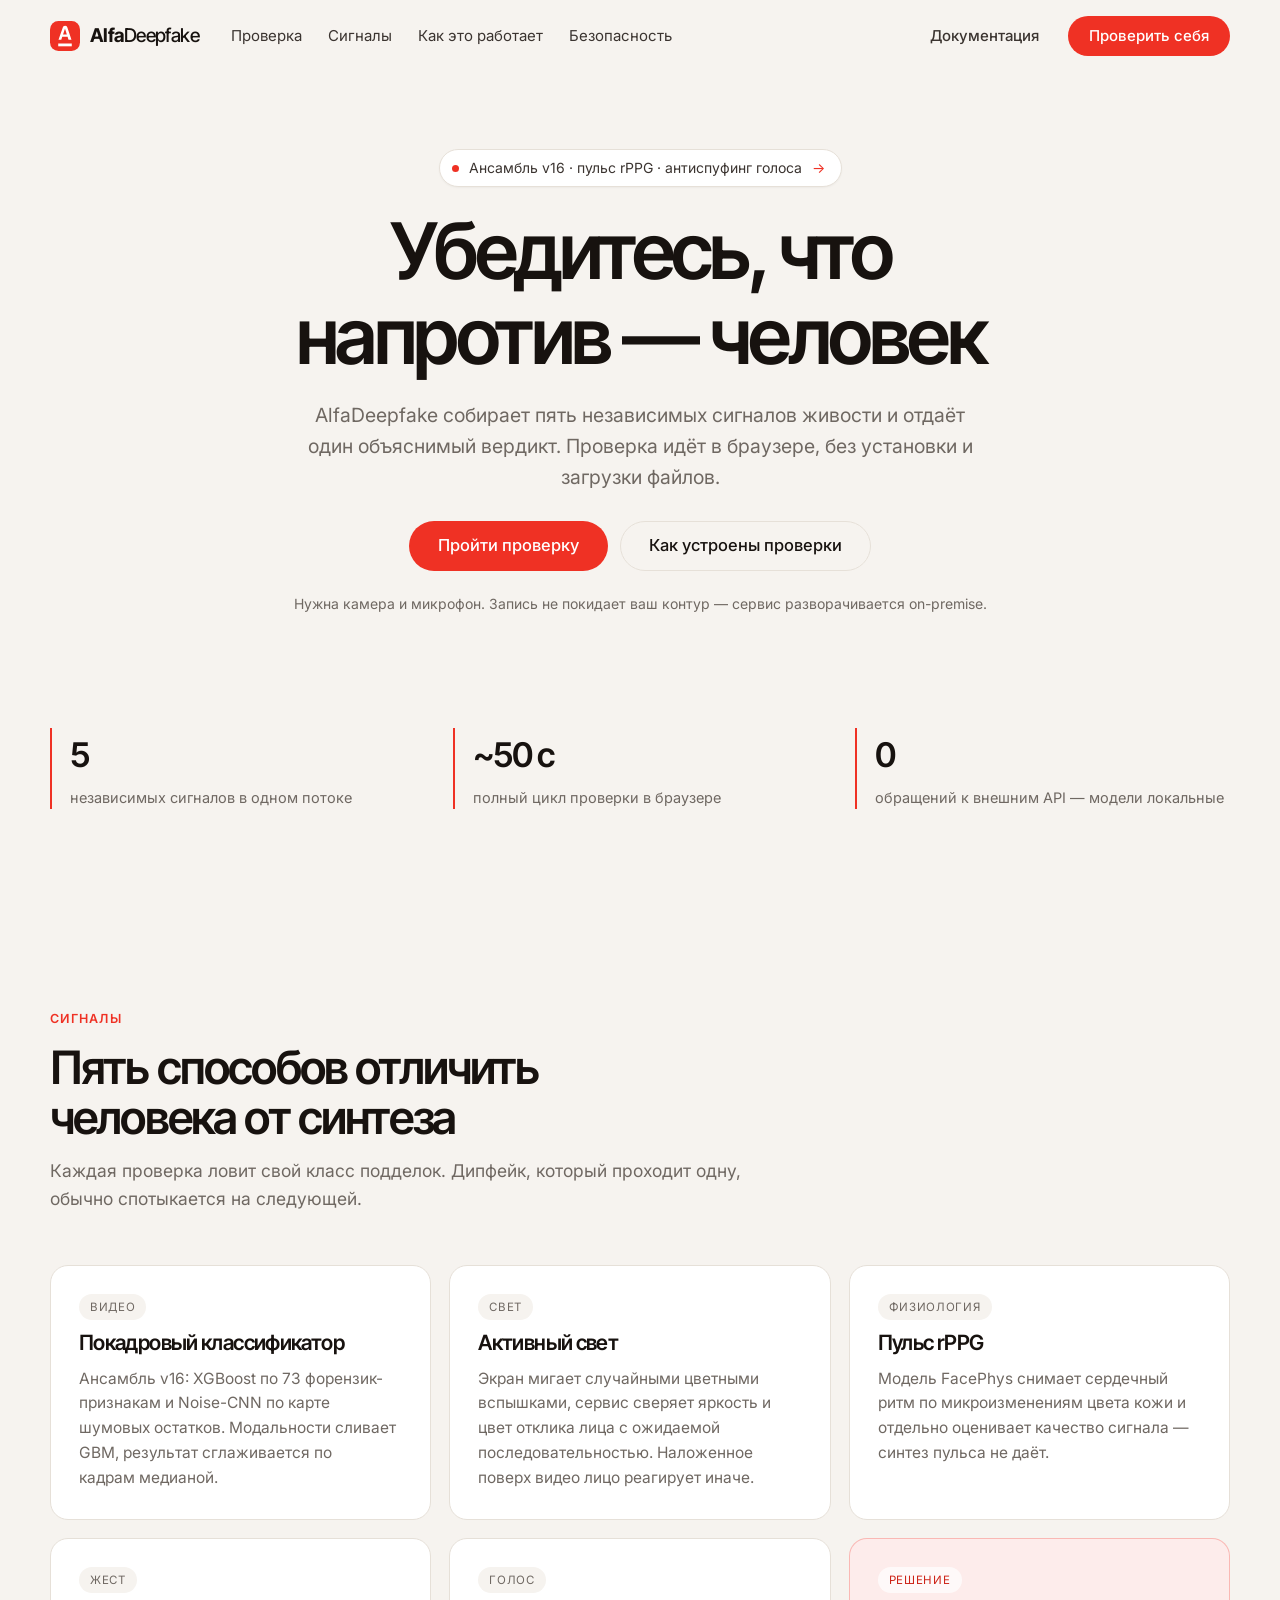
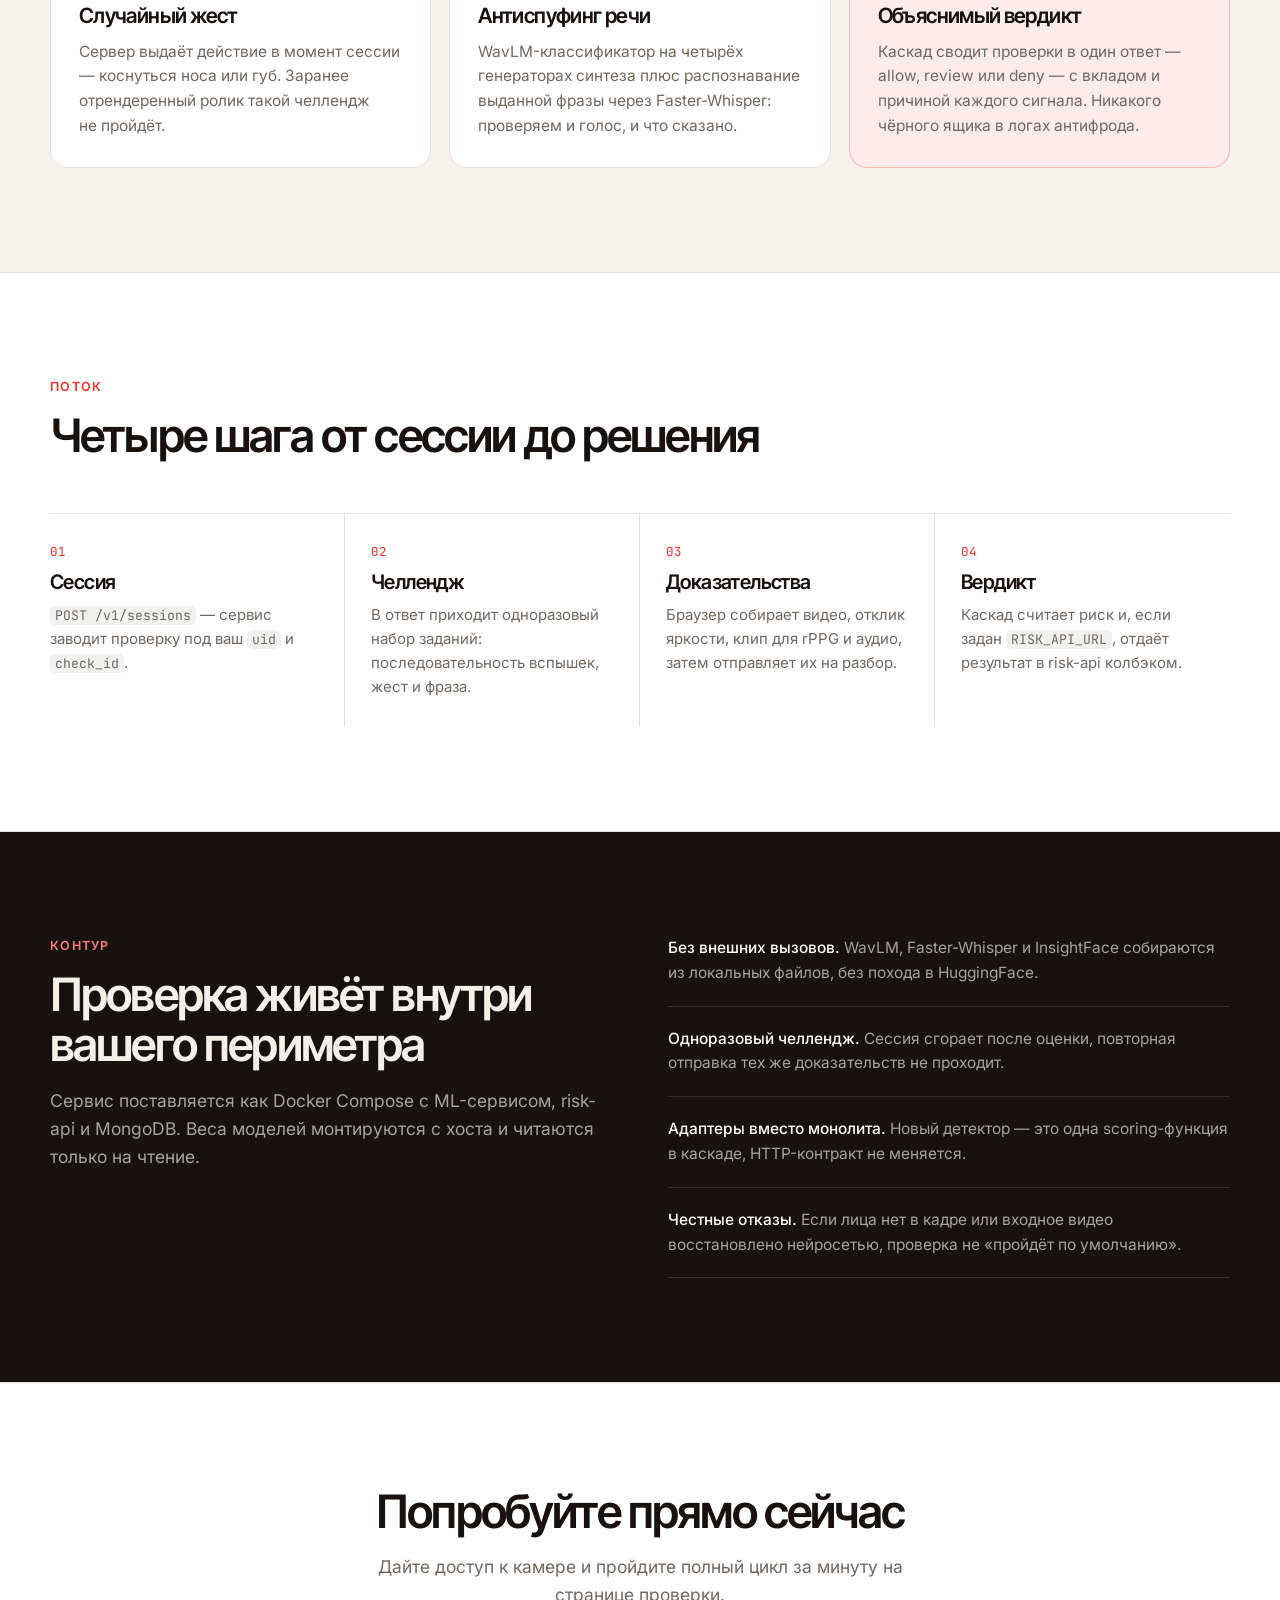
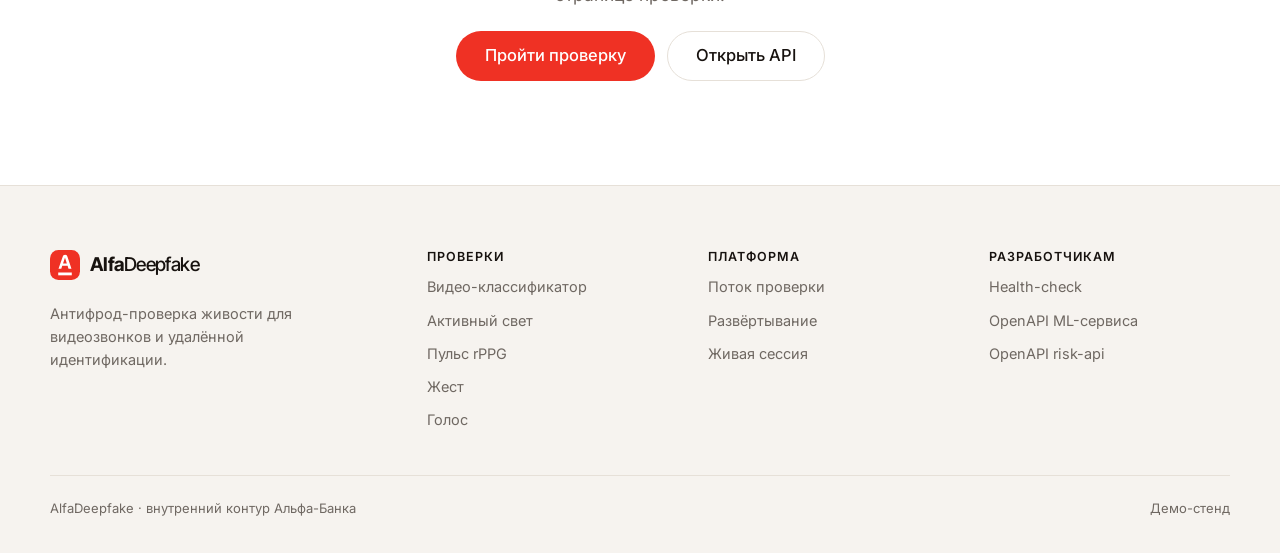
<file: frontend/index.html>
<!doctype html>
<html lang="ru">
  <head>
    <meta charset="utf-8" />
    <meta name="viewport" content="width=device-width, initial-scale=1" />
    <meta name="color-scheme" content="light" />
    <title>AlfaDeepfake — проверка на дипфейк</title>
    <meta
      name="description"
      content="AlfaDeepfake проверяет, что на той стороне живой человек: активный свет, пульс, жест, голос и покадровый анализ видео."
    />
    <link rel="preconnect" href="https://fonts.googleapis.com" />
    <link rel="preconnect" href="https://fonts.gstatic.com" crossorigin />
    <link
      href="https://fonts.googleapis.com/css2?family=Inter+Tight:wght@400;500;600;700&family=Inter:wght@400;500;600&family=JetBrains+Mono:wght@400;500&display=swap"
      rel="stylesheet"
    />
    <link rel="stylesheet" href="./styles.css" />
  </head>
  <body>
    <a class="skip-link" href="./check.html">Перейти к проверке</a>

    <header class="nav" id="nav">
      <div class="nav-inner">
        <a class="logo" href="#top" aria-label="AlfaDeepfake — на главную">
          <svg class="logo-mark" viewBox="0 0 32 32" aria-hidden="true">
            <rect width="32" height="32" rx="9" fill="#EF3124" />
            <g fill="#fff" transform="translate(8.77 5) scale(0.1503)">
              <path d="M65.59 14.64C62.84 6.46 59.68 0 48.85 0s-14.2 6.43-17.08 14.64L2 99.25h19.74l6.87-20.11h38L73 99.25h21zM34.36 62.15L47.85 22h.5l12.74 40.15z" />
              <path d="M0 126.41h96.2v19.99H0z" />
            </g>
          </svg>
          <span class="logo-word"><b>Alfa</b>Deepfake</span>
        </a>

        <div class="nav-menu" id="navMenu">
          <nav class="nav-links" aria-label="Основная навигация">
            <a href="./check.html">Проверка</a>
            <a href="#signals">Сигналы</a>
            <a href="#flow">Как это работает</a>
            <a href="#trust">Безопасность</a>
          </nav>

          <div class="nav-actions">
            <a class="btn btn-ghost" href="http://localhost:8100/docs">Документация</a>
            <a class="btn btn-primary" href="./check.html">Проверить себя</a>
          </div>
        </div>

        <button class="nav-burger" id="navBurger" aria-expanded="false" aria-controls="navMenu" aria-label="Меню">
          <span></span><span></span>
        </button>
      </div>
    </header>

    <main id="top">
      <!-- ── Hero ─────────────────────────────────────────────────────── -->
      <section class="hero">
        <div class="wrap hero-inner">
          <a class="pill-link" href="#signals">
            <span class="pill-dot"></span>
            Ансамбль v16 · пульс rPPG · антиспуфинг голоса
            <span class="pill-arrow" aria-hidden="true">→</span>
          </a>

          <h1 class="hero-title">Убедитесь, что напротив&nbsp;— человек</h1>

          <p class="hero-sub">
            AlfaDeepfake собирает пять независимых сигналов живости и отдаёт один
            объяснимый вердикт. Проверка идёт в браузере, без установки и загрузки файлов.
          </p>

          <div class="hero-actions">
            <a class="btn btn-primary btn-lg" href="./check.html">Пройти проверку</a>
            <a class="btn btn-outline btn-lg" href="#signals">Как устроены проверки</a>
          </div>

          <p class="hero-note">Нужна камера и микрофон. Запись не покидает ваш контур — сервис разворачивается on-premise.</p>
        </div>
      </section>

      <!-- ── Цифры ────────────────────────────────────────────────────── -->
      <section class="demo-section">
        <div class="wrap">
          <ul class="stats" data-reveal>
            <li><b>5</b><span>независимых сигналов в одном потоке</span></li>
            <li><b>~50 c</b><span>полный цикл проверки в браузере</span></li>
            <li><b>0</b><span>обращений к внешним API — модели локальные</span></li>
          </ul>
        </div>
      </section>

      <!-- ── Сигналы ──────────────────────────────────────────────────── -->
      <section class="section" id="signals">
        <div class="wrap">
          <header class="section-head">
            <p class="eyebrow">Сигналы</p>
            <h2>Пять способов отличить человека от синтеза</h2>
            <p class="section-lead">
              Каждая проверка ловит свой класс подделок. Дипфейк, который проходит одну,
              обычно спотыкается на следующей.
            </p>
          </header>

          <div class="cards" data-reveal>
            <article class="card">
              <span class="card-tag">видео</span>
              <h3>Покадровый классификатор</h3>
              <p>
                Ансамбль v16: XGBoost по 73 форензик-признакам и Noise-CNN по карте шумовых
                остатков. Модальности сливает GBM, результат сглаживается по кадрам медианой.
              </p>
            </article>

            <article class="card">
              <span class="card-tag">свет</span>
              <h3>Активный свет</h3>
              <p>
                Экран мигает случайными цветными вспышками, сервис сверяет яркость и цвет
                отклика лица с ожидаемой последовательностью. Наложенное поверх видео лицо
                реагирует иначе.
              </p>
            </article>

            <article class="card">
              <span class="card-tag">физиология</span>
              <h3>Пульс rPPG</h3>
              <p>
                Модель FacePhys снимает сердечный ритм по микроизменениям цвета кожи
                и отдельно оценивает качество сигнала — синтез пульса не даёт.
              </p>
            </article>

            <article class="card">
              <span class="card-tag">жест</span>
              <h3>Случайный жест</h3>
              <p>
                Сервер выдаёт действие в момент сессии — коснуться носа или губ. Заранее
                отрендеренный ролик такой челлендж не пройдёт.
              </p>
            </article>

            <article class="card">
              <span class="card-tag">голос</span>
              <h3>Антиспуфинг речи</h3>
              <p>
                WavLM-классификатор на четырёх генераторах синтеза плюс распознавание
                выданной фразы через Faster-Whisper: проверяем и голос, и что сказано.
              </p>
            </article>

            <article class="card card-accent">
              <span class="card-tag">решение</span>
              <h3>Объяснимый вердикт</h3>
              <p>
                Каскад сводит проверки в один ответ — allow, review или deny — с вкладом
                и причиной каждого сигнала. Никакого чёрного ящика в логах антифрода.
              </p>
            </article>
          </div>
        </div>
      </section>

      <!-- ── Как это работает ─────────────────────────────────────────── -->
      <section class="section section-alt" id="flow">
        <div class="wrap">
          <header class="section-head">
            <p class="eyebrow">Поток</p>
            <h2>Четыре шага от сессии до решения</h2>
          </header>

          <ol class="steps" data-reveal>
            <li>
              <span class="step-num">01</span>
              <h3>Сессия</h3>
              <p><code>POST /v1/sessions</code> — сервис заводит проверку под ваш <code>uid</code> и <code>check_id</code>.</p>
            </li>
            <li>
              <span class="step-num">02</span>
              <h3>Челлендж</h3>
              <p>В ответ приходит одноразовый набор заданий: последовательность вспышек, жест и фраза.</p>
            </li>
            <li>
              <span class="step-num">03</span>
              <h3>Доказательства</h3>
              <p>Браузер собирает видео, отклик яркости, клип для rPPG и аудио, затем отправляет их на разбор.</p>
            </li>
            <li>
              <span class="step-num">04</span>
              <h3>Вердикт</h3>
              <p>Каскад считает риск и, если задан <code>RISK_API_URL</code>, отдаёт результат в risk-api колбэком.</p>
            </li>
          </ol>
        </div>
      </section>

      <!-- ── Безопасность ─────────────────────────────────────────────── -->
      <section class="section section-dark" id="trust">
        <div class="wrap trust-grid">
          <div>
            <p class="eyebrow eyebrow-light">Контур</p>
            <h2>Проверка живёт внутри вашего периметра</h2>
            <p class="section-lead section-lead-light">
              Сервис поставляется как Docker Compose с ML-сервисом, risk-api и MongoDB.
              Веса моделей монтируются с хоста и читаются только на чтение.
            </p>
          </div>
          <ul class="trust-list" data-reveal>
            <li><b>Без внешних вызовов.</b> WavLM, Faster-Whisper и InsightFace собираются из локальных файлов, без похода в HuggingFace.</li>
            <li><b>Одноразовый челлендж.</b> Сессия сгорает после оценки, повторная отправка тех же доказательств не проходит.</li>
            <li><b>Адаптеры вместо монолита.</b> Новый детектор — это одна scoring-функция в каскаде, HTTP-контракт не меняется.</li>
            <li><b>Честные отказы.</b> Если лица нет в кадре или входное видео восстановлено нейросетью, проверка не «пройдёт по умолчанию».</li>
          </ul>
        </div>
      </section>

      <!-- ── CTA ──────────────────────────────────────────────────────── -->
      <section class="cta" id="start">
        <div class="wrap cta-inner">
          <h2>Попробуйте прямо сейчас</h2>
          <p>Дайте доступ к камере и пройдите полный цикл за минуту на странице проверки.</p>
          <div class="hero-actions">
            <a class="btn btn-primary btn-lg" href="./check.html">Пройти проверку</a>
            <a class="btn btn-outline btn-lg" href="http://localhost:8100/docs">Открыть API</a>
          </div>
        </div>
      </section>
    </main>

    <footer class="footer">
      <div class="wrap footer-inner">
        <div class="footer-brand">
          <a class="logo" href="#top" aria-label="AlfaDeepfake">
            <svg class="logo-mark" viewBox="0 0 32 32" aria-hidden="true">
              <rect width="32" height="32" rx="9" fill="#EF3124" />
              <g fill="#fff" transform="translate(8.77 5) scale(0.1503)">
                <path d="M65.59 14.64C62.84 6.46 59.68 0 48.85 0s-14.2 6.43-17.08 14.64L2 99.25h19.74l6.87-20.11h38L73 99.25h21zM34.36 62.15L47.85 22h.5l12.74 40.15z" />
                <path d="M0 126.41h96.2v19.99H0z" />
              </g>
            </svg>
            <span class="logo-word"><b>Alfa</b>Deepfake</span>
          </a>
          <p>Антифрод-проверка живости для видеозвонков и удалённой идентификации.</p>
        </div>

        <nav class="footer-col" aria-label="Проверки">
          <h4>Проверки</h4>
          <a href="#signals">Видео-классификатор</a>
          <a href="#signals">Активный свет</a>
          <a href="#signals">Пульс rPPG</a>
          <a href="#signals">Жест</a>
          <a href="#signals">Голос</a>
        </nav>

        <nav class="footer-col" aria-label="Платформа">
          <h4>Платформа</h4>
          <a href="#flow">Поток проверки</a>
          <a href="#trust">Развёртывание</a>
          <a href="./check.html">Живая сессия</a>
        </nav>

        <nav class="footer-col" aria-label="Разработчикам">
          <h4>Разработчикам</h4>
          <a href="http://localhost:8100/health">Health-check</a>
          <a href="http://localhost:8100/docs">OpenAPI ML-сервиса</a>
          <a href="http://localhost:8000/docs">OpenAPI risk-api</a>
        </nav>
      </div>
      <div class="wrap footer-bottom">
        <span>AlfaDeepfake · внутренний контур Альфа-Банка</span>
        <span>Демо-стенд</span>
      </div>
    </footer>

    <script src="./landing.js"></script>
  </body>
</html>
</file>
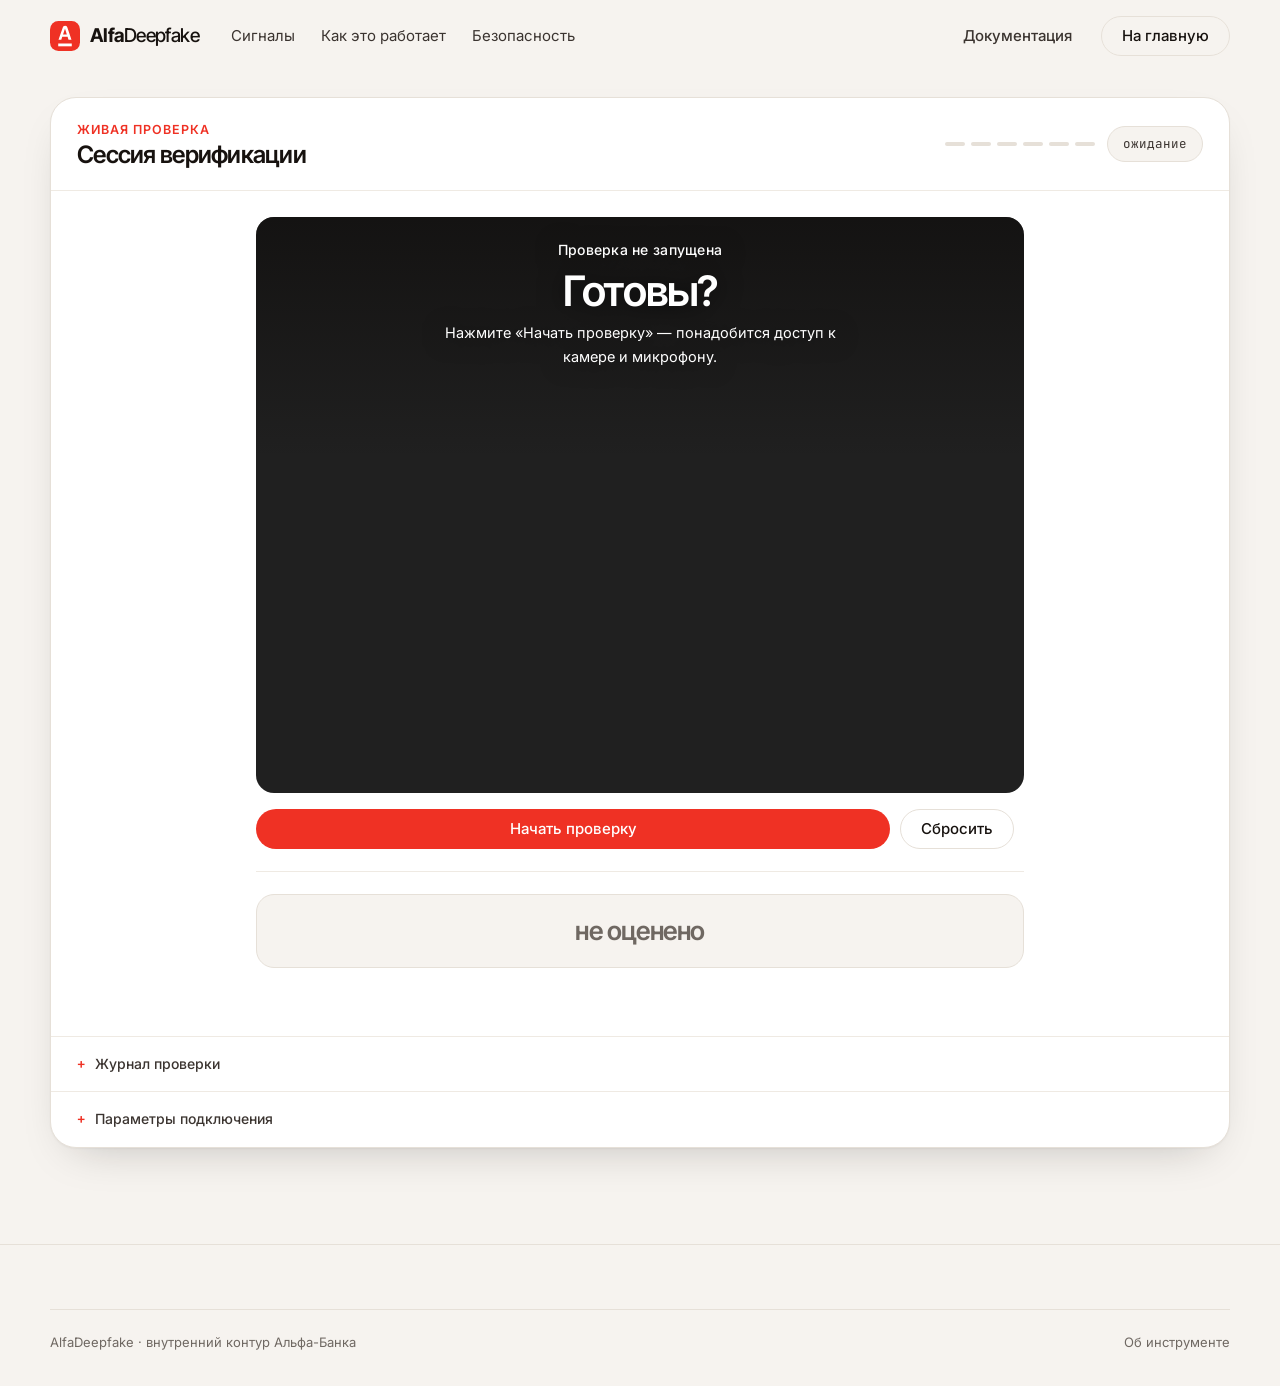
<file: frontend/check.html>
<!doctype html>
<html lang="ru">
  <head>
    <meta charset="utf-8" />
    <meta name="viewport" content="width=device-width, initial-scale=1" />
    <meta name="color-scheme" content="light" />
    <title>Проверка — AlfaDeepfake</title>
    <meta
      name="description"
      content="Живая сессия верификации AlfaDeepfake: активный свет, жест, пульс, голос и покадровый анализ видео с объяснимым вердиктом."
    />
    <link rel="preconnect" href="https://fonts.googleapis.com" />
    <link rel="preconnect" href="https://fonts.gstatic.com" crossorigin />
    <link
      href="https://fonts.googleapis.com/css2?family=Inter+Tight:wght@400;500;600;700&family=Inter:wght@400;500;600&family=JetBrains+Mono:wght@400;500&display=swap"
      rel="stylesheet"
    />
    <link rel="stylesheet" href="./styles.css" />
  </head>
  <body>
    <div class="flash-fullscreen" id="flashFullscreen" aria-hidden="true">
      <span class="flash-message" id="flashMessage"></span>
    </div>

    <a class="skip-link" href="#demo">Перейти к проверке</a>

    <header class="nav" id="nav">
      <div class="nav-inner">
        <a class="logo" href="./index.html" aria-label="AlfaDeepfake — на главную">
          <svg class="logo-mark" viewBox="0 0 32 32" aria-hidden="true">
            <rect width="32" height="32" rx="9" fill="#EF3124" />
            <g fill="#fff" transform="translate(8.77 5) scale(0.1503)">
              <path d="M65.59 14.64C62.84 6.46 59.68 0 48.85 0s-14.2 6.43-17.08 14.64L2 99.25h19.74l6.87-20.11h38L73 99.25h21zM34.36 62.15L47.85 22h.5l12.74 40.15z" />
              <path d="M0 126.41h96.2v19.99H0z" />
            </g>
          </svg>
          <span class="logo-word"><b>Alfa</b>Deepfake</span>
        </a>

        <div class="nav-menu" id="navMenu">
          <nav class="nav-links" aria-label="Основная навигация">
            <a href="./index.html#signals">Сигналы</a>
            <a href="./index.html#flow">Как это работает</a>
            <a href="./index.html#trust">Безопасность</a>
          </nav>

          <div class="nav-actions">
            <a class="btn btn-ghost" href="http://localhost:8100/docs">Документация</a>
            <a class="btn btn-outline" href="./index.html">На главную</a>
          </div>
        </div>

        <button class="nav-burger" id="navBurger" aria-expanded="false" aria-controls="navMenu" aria-label="Меню">
          <span></span><span></span>
        </button>
      </div>
    </header>

    <main id="top">
      <!-- ── Живая проверка ───────────────────────────────────────────── -->
      <section class="demo-section" id="demo">
        <div class="wrap">
          <article class="console">
            <header class="console-top">
              <div>
                <p class="console-eyebrow">Живая проверка</p>
                <h2 class="console-title">Сессия верификации</h2>
              </div>
              <div class="console-top-right">
                <div class="progress-dots" id="progressDots" aria-hidden="true"></div>
                <div class="status" id="status" role="status" aria-live="polite">ожидание</div>
              </div>
            </header>

            <div class="console-body">
              <div class="console-main">
                <div class="challenge-stage" id="challengeStage">
                  <video id="camera" autoplay muted playsinline></video>
                  <div class="face-guide" id="faceGuide" aria-hidden="true">
                    <div class="face-oval" id="faceOval"></div>
                    <p class="guide-hint" id="guideHint">Совместите лицо с овалом</p>
                  </div>
                  <div class="stage-overlay">
                    <p id="currentStep">Проверка не запущена</p>
                    <strong id="stageValue">Готовы?</strong>
                    <small id="stepHint" aria-live="polite">Нажмите «Начать проверку» — понадобится доступ к камере и микрофону.</small>
                  </div>
                </div>

                <div class="controls">
                  <button class="btn btn-dark" id="primaryAction" type="button" disabled>Продолжить</button>
                  <button class="btn btn-outline test-only" id="skipStep" type="button" disabled>Пропустить шаг</button>
                  <button class="btn btn-outline" id="resetFlow" type="button">Сбросить</button>
                </div>

                <div class="result-block">
                  <div class="decision" id="decision">не оценено</div>
                  <div class="risk-line" id="riskLine"></div>
                  <div class="checks" id="checksBreakdown"></div>
                </div>
              </div>
            </div>

            <details class="drawer">
              <summary>Журнал проверки</summary>
              <pre id="scoreJson"></pre>
            </details>

            <details class="drawer">
              <summary>Параметры подключения</summary>
              <div class="drawer-grid">
                <label class="field">ML API<input id="apiUrl" value="http://localhost:8100" /></label>
                <label class="field">UID<input id="uid" /></label>
                <label class="field">ID проверки<input id="checkId" /></label>
              </div>
            </details>
          </article>
        </div>
      </section>
    </main>

    <footer class="footer">
      <div class="wrap footer-bottom">
        <span>AlfaDeepfake · внутренний контур Альфа-Банка</span>
        <a href="./index.html">Об инструменте</a>
      </div>
    </footer>

    <script src="./config.js"></script>
    <script src="./check-config.js"></script>
    <script src="./check-i18n.js"></script>
    <script src="./app.js"></script>
    <script src="./landing.js"></script>
  </body>
</html>
</file>
<file: frontend/styles.css>
/* ── Tokens ─────────────────────────────────────────────────────────── */
:root {
  --ink: #17120f;
  --ink-soft: #3b3430;
  --muted: #6f6862;
  --paper: #f6f3ef;
  --surface: #ffffff;
  --line: #e6e0d8;
  --line-soft: #efeae3;

  --alfa: #ef3124;
  --alfa-deep: #cd2317;
  --alfa-tint: #fdeceb;

  --pass: #0f7a58;
  --warn: #b0730b;
  --deny: #d0271a;

  --stage: #202020;

  --display: "Inter Tight", "Segoe UI", system-ui, sans-serif;
  --body: "Inter", "Segoe UI", system-ui, sans-serif;
  --mono: "JetBrains Mono", ui-monospace, "Cascadia Mono", monospace;

  --radius: 18px;
  --radius-lg: 26px;
  --shadow: 0 1px 2px rgba(23, 18, 15, 0.04), 0 18px 48px -24px rgba(23, 18, 15, 0.28);
}

* {
  box-sizing: border-box;
}

html {
  scroll-behavior: smooth;
}

body {
  margin: 0;
  background: var(--paper);
  color: var(--ink);
  font-family: var(--body);
  font-size: 16px;
  line-height: 1.6;
  -webkit-font-smoothing: antialiased;
}

h1,
h2,
h3,
h4 {
  margin: 0;
  font-family: var(--display);
  font-weight: 600;
  letter-spacing: -0.03em;
  line-height: 1.08;
}

p {
  margin: 0;
}

a {
  color: inherit;
  text-decoration: none;
}

code {
  font-family: var(--mono);
  font-size: 0.88em;
  background: rgba(23, 18, 15, 0.06);
  border-radius: 5px;
  padding: 1px 5px;
}

:focus-visible {
  outline: 2px solid var(--alfa);
  outline-offset: 3px;
  border-radius: 4px;
}

.wrap {
  width: min(1180px, 100% - 48px);
  margin: 0 auto;
}

.skip-link {
  position: absolute;
  left: -9999px;
  top: 0;
  z-index: 100;
  background: var(--ink);
  color: #fff;
  padding: 12px 18px;
  border-radius: 0 0 10px 0;
}

.skip-link:focus {
  left: 0;
}

/* ── Flash overlay (used by the active-light check) ─────────────────── */
.flash-fullscreen {
  position: fixed;
  inset: 0;
  z-index: 1000;
  display: none;
  background: #000;
}

.flash-fullscreen.visible {
  display: block;
}

/* Countdown/instruction over the white screen-torch during the pulse capture.
   Kept near the top so the light-emitting area stays unobstructed. */
.flash-message {
  display: none;
  position: absolute;
  top: 10%;
  left: 50%;
  transform: translateX(-50%);
  font-family: var(--body);
  font-size: 26px;
  font-weight: 600;
  color: rgba(0, 0, 0, 0.55);
  white-space: nowrap;
}

.flash-message.visible {
  display: block;
}

/* ── Buttons ────────────────────────────────────────────────────────── */
.btn {
  display: inline-flex;
  align-items: center;
  justify-content: center;
  gap: 8px;
  border: 1px solid transparent;
  border-radius: 999px;
  padding: 10px 20px;
  font-family: var(--body);
  font-size: 15px;
  font-weight: 500;
  line-height: 1.2;
  text-align: center;
  cursor: pointer;
  transition: background-color 140ms ease, border-color 140ms ease, color 140ms ease, transform 140ms ease;
}

.btn-lg {
  padding: 14px 28px;
  font-size: 16.5px;
}

.btn-primary {
  background: var(--alfa);
  color: #fff;
}

.btn-primary:hover {
  background: var(--alfa-deep);
}

.btn-dark {
  background: var(--ink);
  color: #fff;
}

.btn-dark:hover {
  background: #2c2521;
}

.btn-outline {
  background: transparent;
  border-color: var(--line);
  color: var(--ink);
}

.btn-outline:hover {
  border-color: var(--ink);
}

.btn-ghost {
  background: transparent;
  color: var(--ink-soft);
}

.btn-ghost:hover {
  color: var(--ink);
}

.btn:active {
  transform: translateY(1px);
}

.btn:disabled {
  cursor: not-allowed;
  opacity: 0.4;
  transform: none;
}

.test-only {
  color: var(--warn);
  border-color: rgba(176, 115, 11, 0.35);
}

/* ── Nav ────────────────────────────────────────────────────────────── */
.nav {
  position: sticky;
  top: 0;
  z-index: 60;
  background: rgba(246, 243, 239, 0.82);
  backdrop-filter: saturate(180%) blur(14px);
  border-bottom: 1px solid transparent;
  transition: border-color 200ms ease, background-color 200ms ease;
}

.nav.scrolled {
  border-bottom-color: var(--line);
}

.nav-inner {
  width: min(1180px, 100% - 48px);
  margin: 0 auto;
  min-height: 72px;
  display: flex;
  align-items: center;
  gap: 32px;
}

.logo {
  display: inline-flex;
  align-items: center;
  gap: 10px;
  flex: none;
}

.logo-mark {
  width: 30px;
  height: 30px;
  flex: none;
}

.logo-word {
  font-family: var(--display);
  font-size: 19px;
  font-weight: 500;
  letter-spacing: -0.03em;
  color: var(--ink);
}

.logo-word b {
  font-weight: 700;
}

.nav-menu {
  flex: 1;
  display: flex;
  align-items: center;
  justify-content: space-between;
  gap: 32px;
  min-width: 0;
}

.nav-links {
  display: flex;
  align-items: center;
  gap: 26px;
  font-size: 15px;
  color: var(--ink-soft);
}

.nav-links a:hover {
  color: var(--alfa);
}

.nav-actions {
  display: flex;
  align-items: center;
  gap: 8px;
  flex: none;
}

.nav-burger {
  display: none;
  flex-direction: column;
  justify-content: center;
  gap: 5px;
  width: 40px;
  height: 40px;
  border: 1px solid var(--line);
  border-radius: 10px;
  background: transparent;
  cursor: pointer;
}

.nav-burger span {
  display: block;
  height: 1.5px;
  width: 16px;
  margin: 0 auto;
  background: var(--ink);
}

/* ── Hero ───────────────────────────────────────────────────────────── */
.hero {
  padding: 76px 0 44px;
  text-align: center;
}

.hero-inner {
  display: grid;
  justify-items: center;
  gap: 22px;
}

.pill-link {
  display: inline-flex;
  flex-wrap: wrap;
  align-items: center;
  justify-content: center;
  max-width: 100%;
  gap: 10px;
  background: var(--surface);
  border: 1px solid var(--line);
  border-radius: 999px;
  padding: 7px 16px 7px 12px;
  font-size: 14px;
  color: var(--ink-soft);
  box-shadow: 0 1px 2px rgba(23, 18, 15, 0.04);
}

.pill-link:hover {
  border-color: var(--alfa);
}

.pill-dot {
  width: 7px;
  height: 7px;
  border-radius: 50%;
  background: var(--alfa);
}

.pill-arrow {
  color: var(--alfa);
}

.hero-title {
  max-width: 15ch;
  font-size: clamp(33px, 7vw, 78px);
  letter-spacing: -0.045em;
  text-wrap: balance;
  overflow-wrap: break-word;
}

.hero-sub {
  max-width: 62ch;
  color: var(--muted);
  font-size: clamp(17px, 1.6vw, 19.5px);
  text-wrap: pretty;
}

.hero-actions {
  display: flex;
  flex-wrap: wrap;
  justify-content: center;
  gap: 12px;
  margin-top: 6px;
}

.hero-note {
  color: var(--muted);
  font-size: 14px;
}

/* ── Console (the live check) ───────────────────────────────────────── */
.demo-section {
  padding: 24px 0 96px;
  scroll-margin-top: 88px;
}

.console {
  background: var(--surface);
  border: 1px solid var(--line);
  border-radius: var(--radius-lg);
  box-shadow: var(--shadow);
  overflow: hidden;
}

.console-top {
  display: flex;
  flex-wrap: wrap;
  align-items: center;
  justify-content: space-between;
  gap: 16px;
  padding: 22px 26px;
  border-bottom: 1px solid var(--line-soft);
}

.console-eyebrow {
  color: var(--alfa);
  font-size: 12.5px;
  font-weight: 600;
  letter-spacing: 0.08em;
  text-transform: uppercase;
}

.console-title {
  font-size: 24px;
  margin-top: 2px;
}

.console-top-right {
  display: flex;
  align-items: center;
  gap: 12px;
}

.status {
  border: 1px solid var(--line);
  border-radius: 999px;
  padding: 7px 15px;
  background: var(--paper);
  color: var(--ink-soft);
  font-family: var(--mono);
  font-size: 12.5px;
  white-space: nowrap;
}

.console-main {
  padding: 26px;
  min-width: 0;
  max-width: 820px;
  margin-inline: auto;
}

/* Stage */
.challenge-stage {
  position: relative;
  overflow: hidden;
  aspect-ratio: 4 / 3;
  min-height: 380px;
  border-radius: var(--radius);
  background: var(--stage);
  transition: background-color 80ms linear;
}

video {
  position: absolute;
  inset: 0;
  z-index: 1;
  width: 100%;
  height: 100%;
  object-fit: cover;
  background: #141414;
  /* selfie mirror; MediaRecorder captures the raw stream, not the CSS */
  transform: scaleX(-1);
}

.face-guide {
  position: absolute;
  inset: 0;
  z-index: 2;
  display: none;
  overflow: hidden;
  pointer-events: none;
}

.face-guide.visible {
  display: block;
}

.face-oval {
  position: absolute;
  top: 10%;
  left: 50%;
  height: 72%;
  /* face-shaped ellipse: always taller than wide, never a circle */
  aspect-ratio: 3 / 4.2;
  transform: translateX(-50%);
  border: 2.5px dashed rgba(255, 255, 255, 0.8);
  border-radius: 50%;
  /* everything outside the oval gets dimmed */
  box-shadow: 0 0 0 2000px rgba(12, 10, 9, 0.45);
  transition: border-color 300ms ease, box-shadow 300ms ease;
}

.face-oval.ok {
  border: 2.5px solid #3ecf8e;
}

.face-oval.no-face {
  border-color: #f0ad4e;
}

.guide-hint {
  position: absolute;
  bottom: 14px;
  left: 0;
  right: 0;
  text-align: center;
  color: rgba(255, 255, 255, 0.94);
  font-size: 14px;
  font-weight: 500;
  text-shadow: 0 2px 14px rgba(0, 0, 0, 0.65);
}

.stage-overlay {
  position: absolute;
  inset: 0;
  z-index: 3;
  display: grid;
  align-content: start;
  justify-items: center;
  gap: 8px;
  padding: 22px 24px;
  text-align: center;
  color: #fff;
  text-shadow: 0 2px 24px rgba(0, 0, 0, 0.7);
  background: linear-gradient(to bottom, rgba(12, 10, 9, 0.6), transparent 42%);
  pointer-events: none;
}

.stage-overlay p {
  font-size: 14px;
  font-weight: 500;
  letter-spacing: 0.02em;
  opacity: 0.9;
}

.stage-overlay strong {
  font-family: var(--display);
  font-size: clamp(28px, 3.4vw, 42px);
  font-weight: 600;
  letter-spacing: -0.03em;
  line-height: 1.05;
}

.stage-overlay small {
  max-width: 46ch;
  font-size: 14.5px;
  opacity: 0.88;
}

.controls {
  display: grid;
  grid-template-columns: minmax(0, 1fr) auto auto;
  gap: 10px;
  margin-top: 16px;
}

/* ── Result ─────────────────────────────────────────────────────────── */
.result-block {
  display: grid;
  gap: 12px;
  margin-top: 22px;
  padding-top: 22px;
  border-top: 1px solid var(--line-soft);
}

.decision {
  display: grid;
  place-items: center;
  min-height: 74px;
  border: 1px solid var(--line);
  border-radius: var(--radius);
  background: var(--paper);
  color: var(--muted);
  font-family: var(--display);
  font-size: 26px;
  font-weight: 600;
  letter-spacing: -0.02em;
}

.decision.allow {
  border-color: rgba(15, 122, 88, 0.35);
  background: rgba(15, 122, 88, 0.09);
  color: var(--pass);
}

.decision.review {
  border-color: rgba(176, 115, 11, 0.35);
  background: rgba(176, 115, 11, 0.1);
  color: var(--warn);
}

.decision.deny {
  border-color: rgba(208, 39, 26, 0.35);
  background: var(--alfa-tint);
  color: var(--deny);
}

.risk-line {
  min-height: 18px;
  color: var(--muted);
  font-family: var(--mono);
  font-size: 12.5px;
  text-align: center;
}

.checks {
  display: grid;
  gap: 8px;
}

.check-row {
  display: grid;
  grid-template-columns: 128px 92px minmax(0, 1fr) 42px;
  align-items: center;
  gap: 12px;
  font-size: 13px;
}

.check-name {
  color: var(--ink);
  font-weight: 500;
}

.check-status {
  color: var(--muted);
  font-size: 11.5px;
}

.check-row.passed .check-status {
  color: var(--pass);
}

.check-row.failed .check-status {
  color: var(--deny);
}

.check-row.unknown .check-status,
.check-row.skipped .check-status {
  color: var(--warn);
}

.check-riskbar {
  height: 6px;
  border-radius: 999px;
  background: var(--line-soft);
  overflow: hidden;
}

.check-riskbar i {
  display: block;
  height: 100%;
  background: linear-gradient(90deg, var(--pass), var(--warn) 55%, var(--alfa));
}

.check-risk {
  text-align: right;
  color: var(--muted);
  font-family: var(--mono);
  font-size: 12px;
}

.factors {
  margin-top: 4px;
  color: var(--muted);
  font-size: 12.5px;
  line-height: 1.5;
}

.field {
  display: grid;
  gap: 7px;
  margin-top: 22px;
  color: var(--muted);
  font-size: 12.5px;
  font-weight: 500;
}

input {
  width: 100%;
  border: 1px solid var(--line);
  border-radius: 10px;
  background: var(--surface);
  color: var(--ink);
  padding: 10px 12px;
  font-family: var(--body);
  font-size: 14px;
}

input:focus-visible {
  border-color: var(--alfa);
  outline: none;
  box-shadow: 0 0 0 3px var(--alfa-tint);
}

/* ── Drawers ────────────────────────────────────────────────────────── */
.drawer {
  border-top: 1px solid var(--line-soft);
}

.drawer > summary {
  padding: 16px 26px;
  cursor: pointer;
  color: var(--ink-soft);
  font-size: 14px;
  font-weight: 500;
  list-style: none;
}

.drawer > summary::-webkit-details-marker {
  display: none;
}

.drawer > summary::before {
  content: "+";
  display: inline-block;
  width: 18px;
  color: var(--alfa);
  font-family: var(--mono);
}

.drawer[open] > summary::before {
  content: "−";
}

.drawer-grid {
  display: grid;
  grid-template-columns: repeat(auto-fit, minmax(200px, 1fr));
  gap: 16px;
  padding: 0 26px 24px;
}

.drawer-grid .field {
  margin-top: 0;
}

pre {
  max-height: 320px;
  overflow: auto;
  margin: 0 26px 24px;
  padding: 16px 18px;
  border-radius: 14px;
  background: #17130f;
  color: #e9e4dd;
  font-family: var(--mono);
  font-size: 12px;
  line-height: 1.55;
  white-space: pre-wrap;
  overflow-wrap: anywhere;
}

/* ── Stats ──────────────────────────────────────────────────────────── */
.stats {
  display: grid;
  grid-template-columns: repeat(auto-fit, minmax(220px, 1fr));
  gap: 28px;
  margin: 44px 0 0;
  padding: 0;
  list-style: none;
}

.stats li {
  display: grid;
  gap: 4px;
  padding-left: 18px;
  border-left: 2px solid var(--alfa);
}

.stats b {
  font-family: var(--display);
  font-size: 34px;
  font-weight: 600;
  letter-spacing: -0.04em;
}

.stats span {
  color: var(--muted);
  font-size: 14.5px;
}

/* ── Generic sections ───────────────────────────────────────────────── */
.section {
  padding: 104px 0;
  scroll-margin-top: 72px;
}

.section-alt {
  background: var(--surface);
  border-block: 1px solid var(--line);
}

.section-dark {
  background: var(--ink);
  color: #f3efe9;
}

.section-head {
  display: grid;
  gap: 14px;
  max-width: 720px;
  margin-bottom: 52px;
}

.eyebrow {
  color: var(--alfa);
  font-size: 12.5px;
  font-weight: 600;
  letter-spacing: 0.1em;
  text-transform: uppercase;
}

.eyebrow-light {
  color: #ff7d72;
}

.section-head h2,
.trust-grid h2,
.cta h2 {
  font-size: clamp(30px, 4vw, 46px);
  letter-spacing: -0.04em;
  text-wrap: balance;
}

.section-lead {
  color: var(--muted);
  font-size: 17.5px;
  text-wrap: pretty;
}

.section-lead-light {
  color: rgba(243, 239, 233, 0.66);
}

/* Cards */
.cards {
  display: grid;
  grid-template-columns: repeat(auto-fit, minmax(300px, 1fr));
  gap: 18px;
}

.card {
  display: grid;
  align-content: start;
  gap: 12px;
  padding: 28px;
  border: 1px solid var(--line);
  border-radius: var(--radius);
  background: var(--surface);
  transition: border-color 180ms ease, transform 180ms ease, box-shadow 180ms ease;
}

.card:hover {
  border-color: var(--ink);
  transform: translateY(-4px);
  box-shadow: var(--shadow);
}

.card-tag {
  justify-self: start;
  border-radius: 999px;
  padding: 4px 11px;
  background: var(--paper);
  color: var(--muted);
  font-size: 11.5px;
  letter-spacing: 0.06em;
  text-transform: uppercase;
}

.card h3 {
  font-size: 21px;
}

.card p {
  color: var(--muted);
  font-size: 15.5px;
  text-wrap: pretty;
}

.card-accent {
  background: var(--alfa-tint);
  border-color: rgba(239, 49, 36, 0.28);
}

.card-accent .card-tag {
  background: rgba(255, 255, 255, 0.72);
  color: var(--alfa-deep);
}

.section-alt .card {
  background: var(--paper);
}

/* Steps */
.steps {
  display: grid;
  grid-template-columns: repeat(auto-fit, minmax(240px, 1fr));
  gap: 0;
  margin: 0;
  padding: 0;
  list-style: none;
  border-top: 1px solid var(--line);
}

.steps li {
  display: grid;
  align-content: start;
  gap: 10px;
  padding: 28px 26px 28px 0;
  border-right: 1px solid var(--line);
}

.steps li:last-child {
  border-right: 0;
}

.steps li:not(:first-child) {
  padding-left: 26px;
}

.step-num {
  font-family: var(--mono);
  font-size: 12.5px;
  color: var(--alfa);
}

.steps h3 {
  font-size: 20px;
}

.steps p {
  color: var(--muted);
  font-size: 15px;
}

/* Trust */
.trust-grid {
  display: grid;
  grid-template-columns: repeat(auto-fit, minmax(320px, 1fr));
  gap: 56px;
  align-items: start;
}

.trust-grid h2 {
  margin: 14px 0 18px;
}

.trust-list {
  display: grid;
  gap: 0;
  margin: 0;
  padding: 0;
  list-style: none;
}

.trust-list li {
  padding: 20px 0;
  border-bottom: 1px solid rgba(243, 239, 233, 0.14);
  color: rgba(243, 239, 233, 0.66);
  font-size: 15.5px;
}

.trust-list li:first-child {
  padding-top: 0;
}

.trust-list b {
  color: #fff;
  font-weight: 500;
}

/* CTA */
.cta {
  padding: 104px 0;
  background: var(--surface);
  border-top: 1px solid var(--line);
  scroll-margin-top: 72px;
}

.cta-inner {
  display: grid;
  justify-items: center;
  gap: 16px;
  text-align: center;
}

.cta p {
  max-width: 52ch;
  color: var(--muted);
  font-size: 17.5px;
}

/* ── Footer ─────────────────────────────────────────────────────────── */
.footer {
  padding: 64px 0 34px;
  background: var(--paper);
  border-top: 1px solid var(--line);
}

.footer-inner {
  display: grid;
  grid-template-columns: minmax(220px, 1.4fr) repeat(3, minmax(0, 1fr));
  gap: 40px;
  padding-bottom: 44px;
}

.footer-brand p {
  max-width: 34ch;
  margin-top: 14px;
  color: var(--muted);
  font-size: 14.5px;
}

.footer-col {
  display: grid;
  align-content: start;
  gap: 10px;
  font-size: 14.5px;
  color: var(--muted);
}

.footer-col h4 {
  font-family: var(--body);
  font-size: 12.5px;
  font-weight: 600;
  letter-spacing: 0.08em;
  text-transform: uppercase;
  color: var(--ink);
  margin-bottom: 2px;
}

.footer-col a:hover {
  color: var(--alfa);
}

.footer-bottom {
  display: flex;
  flex-wrap: wrap;
  justify-content: space-between;
  gap: 12px;
  padding-top: 22px;
  border-top: 1px solid var(--line);
  color: var(--muted);
  font-size: 13px;
}

/* ── Reveal ─────────────────────────────────────────────────────────── */
[data-reveal] > * {
  opacity: 0;
  transform: translateY(14px);
  transition: opacity 520ms ease, transform 520ms ease;
}

[data-reveal].revealed > * {
  opacity: 1;
  transform: none;
}

[data-reveal].revealed > *:nth-child(2) { transition-delay: 60ms; }
[data-reveal].revealed > *:nth-child(3) { transition-delay: 120ms; }
[data-reveal].revealed > *:nth-child(4) { transition-delay: 180ms; }
[data-reveal].revealed > *:nth-child(5) { transition-delay: 240ms; }
[data-reveal].revealed > *:nth-child(6) { transition-delay: 300ms; }

/* ── Responsive ─────────────────────────────────────────────────────── */
@media (max-width: 1020px) {
  .nav-menu {
    display: none;
  }

  .nav.open .nav-menu {
    position: absolute;
    top: 72px;
    left: 0;
    right: 0;
    display: grid;
    gap: 16px;
    padding: 16px 24px 22px;
    background: var(--paper);
    border-bottom: 1px solid var(--line);
  }

  .nav.open .nav-links,
  .nav.open .nav-actions {
    display: grid;
    gap: 8px;
  }

  .nav-burger {
    display: flex;
    margin-left: auto;
  }

  .steps li {
    border-right: 0;
    border-bottom: 1px solid var(--line);
    padding-right: 0;
  }

  .steps li:not(:first-child) {
    padding-left: 0;
  }

  .footer-inner {
    grid-template-columns: repeat(2, minmax(0, 1fr));
    gap: 32px;
  }
}

@media (max-width: 720px) {
  .wrap {
    width: min(1180px, 100% - 32px);
  }

  .nav-inner {
    width: min(1180px, 100% - 32px);
    gap: 12px;
  }

  .pill-link {
    font-size: 13px;
    padding: 7px 13px 7px 11px;
  }

  .pill-arrow {
    display: none;
  }

  .hero {
    padding: 52px 0 32px;
  }

  .hero-actions .btn {
    width: 100%;
  }

  .section,
  .cta {
    padding: 72px 0;
  }

  .console-top,
  .console-main {
    padding: 20px;
  }

  .drawer > summary,
  .drawer-grid,
  pre {
    padding-inline: 20px;
  }

  pre {
    margin-inline: 20px;
    padding-inline: 16px;
  }

  .challenge-stage {
    aspect-ratio: 3 / 4;
    min-height: 0;
  }

  .controls {
    grid-template-columns: 1fr;
  }

  .check-row {
    grid-template-columns: 100px 78px minmax(0, 1fr) 38px;
    gap: 8px;
    font-size: 12px;
  }

  .footer-inner {
    grid-template-columns: 1fr;
    gap: 28px;
  }
}

/* ── Step feedback: progress, recording badge, analysis spinner ─────── */
.progress-dots {
  display: flex;
  align-items: center;
  gap: 6px;
}

.progress-dots i {
  width: 20px;
  height: 4px;
  border-radius: 999px;
  background: var(--line);
  transition: background-color 0.25s ease, width 0.3s cubic-bezier(0.22, 0.65, 0.28, 1);
}

.progress-dots i.active {
  width: 34px;
  background: var(--alfa);
}

.progress-dots i.done {
  background: var(--ink-soft);
}

.challenge-stage.recording::after {
  content: "● REC";
  position: absolute;
  top: 14px;
  right: 14px;
  z-index: 4;
  padding: 6px 12px;
  border-radius: 999px;
  background: rgba(12, 10, 9, 0.55);
  color: #ff5a4e;
  font-family: var(--mono);
  font-size: 12px;
  letter-spacing: 0.08em;
  animation: rec-blink 1.2s ease-in-out infinite;
}

@keyframes rec-blink {
  50% {
    opacity: 0.45;
  }
}

.challenge-stage.analyzing .stage-overlay strong::after {
  content: "";
  display: inline-block;
  width: 14px;
  height: 14px;
  margin-left: 10px;
  vertical-align: -1px;
  border: 2px solid rgba(255, 255, 255, 0.35);
  border-top-color: #fff;
  border-radius: 50%;
  animation: spin 0.9s linear infinite;
}

@keyframes spin {
  to {
    transform: rotate(360deg);
  }
}

/* ── Animations ─────────────────────────────────────────────────────── */
@keyframes rise-in {
  from {
    opacity: 0;
    transform: translateY(14px);
  }
  to {
    opacity: 1;
    transform: none;
  }
}

@keyframes pop-in {
  from {
    opacity: 0;
    transform: scale(0.94);
  }
  to {
    opacity: 1;
    transform: none;
  }
}

@keyframes dot-pulse {
  0% {
    box-shadow: 0 0 0 0 rgba(239, 49, 36, 0.35);
  }
  70% {
    box-shadow: 0 0 0 8px rgba(239, 49, 36, 0);
  }
  100% {
    box-shadow: 0 0 0 0 rgba(239, 49, 36, 0);
  }
}

/* Landing hero: staggered entrance on load. */
.hero-inner > * {
  animation: rise-in 640ms cubic-bezier(0.22, 0.65, 0.28, 1) both;
}

.hero-inner > *:nth-child(2) { animation-delay: 90ms; }
.hero-inner > *:nth-child(3) { animation-delay: 180ms; }
.hero-inner > *:nth-child(4) { animation-delay: 270ms; }
.hero-inner > *:nth-child(5) { animation-delay: 360ms; }

.pill-dot {
  animation: dot-pulse 2.6s ease-out infinite;
}

/* Check page: the stage overlay slides its lines in on step change (the
   .swap class is re-triggered from renderStep). */
.stage-overlay.swap > * {
  animation: rise-in 360ms ease both;
}

.stage-overlay.swap > *:nth-child(2) { animation-delay: 50ms; }
.stage-overlay.swap > *:nth-child(3) { animation-delay: 100ms; }

/* Camera preview fades in once the stream delivers frames. */
#camera {
  opacity: 0;
  transition: opacity 420ms ease;
}

#camera.live {
  opacity: 1;
}

/* Verdict pops in; the per-check breakdown rows cascade under it. */
.decision.allow,
.decision.review,
.decision.deny {
  animation: pop-in 480ms cubic-bezier(0.34, 1.4, 0.44, 1) both;
}

.checks > * {
  animation: rise-in 420ms ease both;
}

.checks > *:nth-child(2) { animation-delay: 60ms; }
.checks > *:nth-child(3) { animation-delay: 120ms; }
.checks > *:nth-child(4) { animation-delay: 180ms; }
.checks > *:nth-child(5) { animation-delay: 240ms; }
.checks > *:nth-child(6) { animation-delay: 300ms; }

@media (prefers-reduced-motion: reduce) {
  html {
    scroll-behavior: auto;
  }

  *,
  *::before,
  *::after {
    animation-duration: 0.01ms !important;
    animation-delay: 0.01ms !important;
    transition-duration: 0.01ms !important;
  }

  [data-reveal] > * {
    opacity: 1;
    transform: none;
  }
}
</file>
